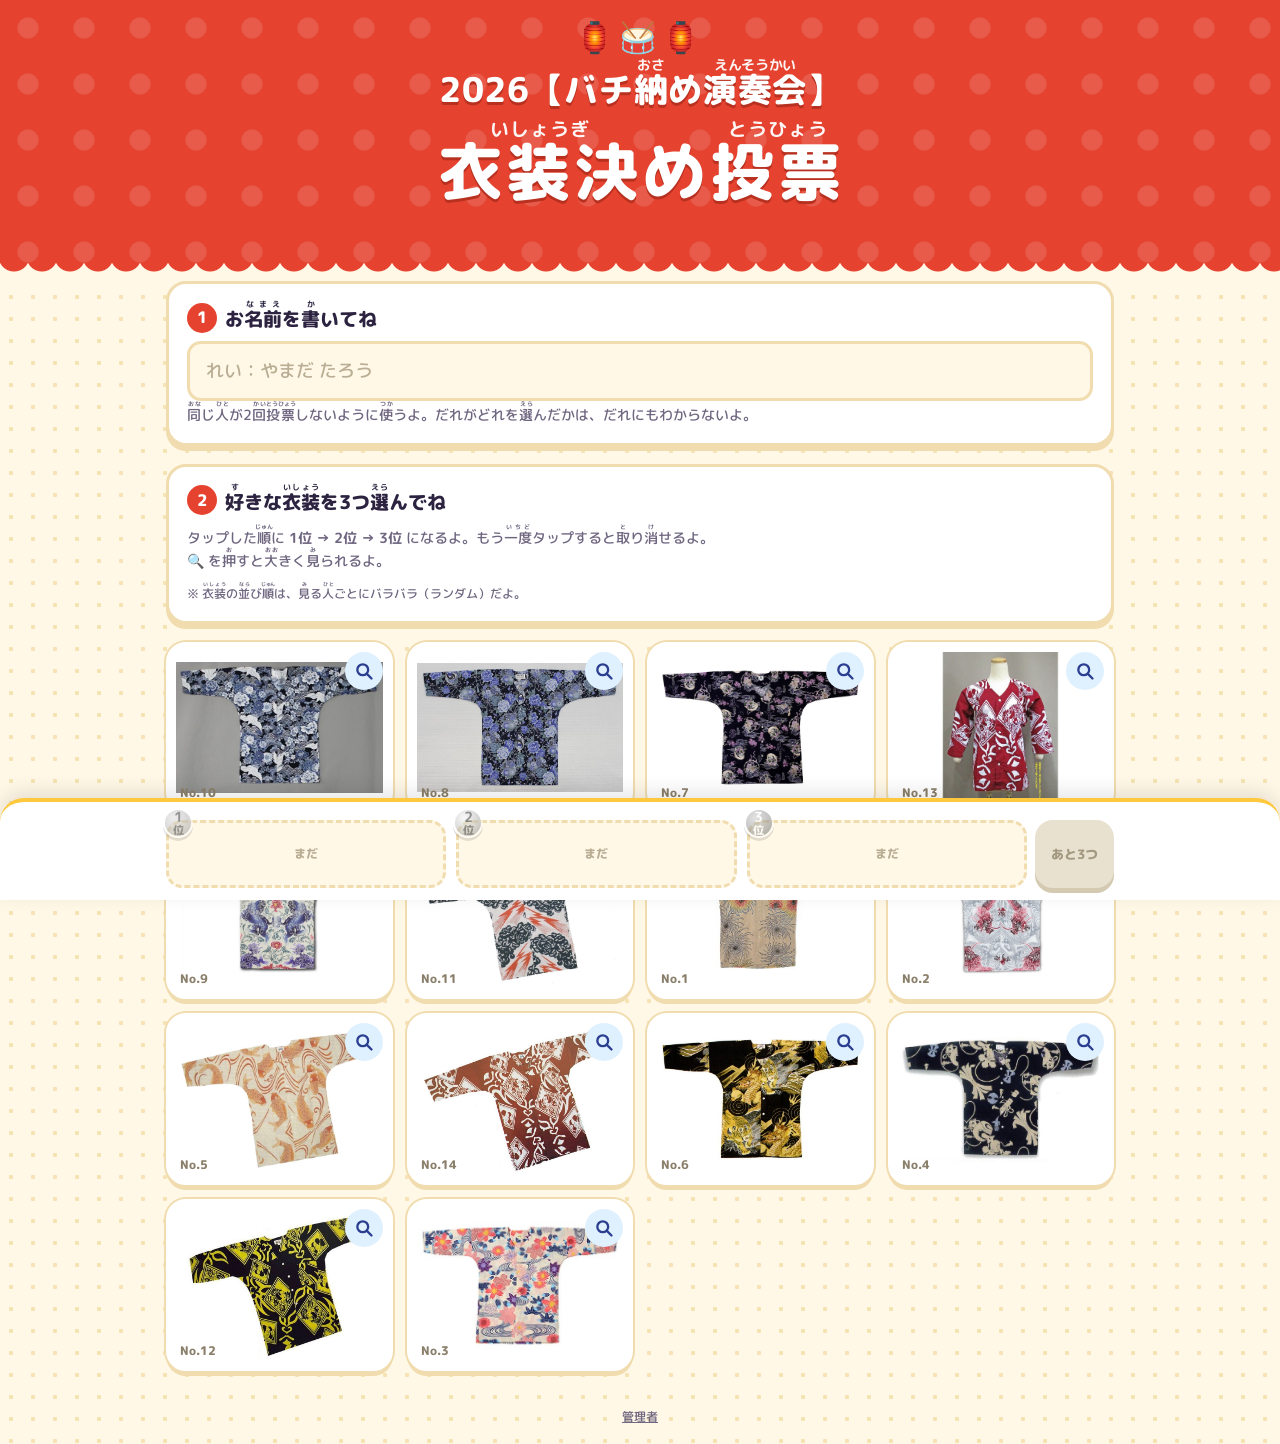
<file: docs/index.html>
<!doctype html>
<html lang="ja">
<head>
  <meta charset="utf-8">
  <meta name="robots" content="noindex, nofollow">
  <meta name="viewport" content="width=device-width, initial-scale=1, viewport-fit=cover">
  <title>2026【バチ納め演奏会】衣装決め投票</title>
  <link rel="preconnect" href="https://fonts.googleapis.com">
  <link rel="preconnect" href="https://fonts.gstatic.com" crossorigin>
  <link href="https://fonts.googleapis.com/css2?family=M+PLUS+Rounded+1c:wght@500;700;800&display=swap" rel="stylesheet">
  <link rel="stylesheet" href="style.css">
</head>
<body>
  <div id="demoNote" class="demo-note" hidden>
    デモモード：投票はこの端末にだけ保存されます（本番の集計には入りません）
    <button type="button" id="demoReset">リセット</button>
  </div>
  <header class="site">
    <div class="wrap">
      <div class="drums" aria-hidden="true">🏮🥁🏮</div>
      <h1 class="title" id="pageTitle">
        <span class="t1">2026【バチ<ruby>納<rt>おさ</rt></ruby>め<ruby>演奏会<rt>えんそうかい</rt></ruby>】</span>
        <span class="t2"><ruby>衣装決<rt>いしょうぎ</rt></ruby>め<ruby>投票<rt>とうひょう</rt></ruby></span>
      </h1>
      <p class="deadline" id="deadline"></p>
    </div>
  </header>

  <main class="wrap">
    <section id="loading"><p class="center">よみこみ中…</p></section>

    <!-- 投票 -->
    <section id="voteView" hidden>
      <div class="panel">
        <h2><span class="step">1</span><span>お<ruby>名前<rt>なまえ</rt></ruby>を<ruby>書<rt>か</rt></ruby>いてね</span></h2>
        <input id="name" type="text" maxlength="30" autocomplete="name" placeholder="れい：やまだ たろう" aria-label="お名前">
        <p class="hint"><ruby>同<rt>おな</rt></ruby>じ<ruby>人<rt>ひと</rt></ruby>が2<ruby>回<rt>かい</rt></ruby><ruby>投票<rt>とうひょう</rt></ruby>しないように<ruby>使<rt>つか</rt></ruby>うよ。だれがどれを<ruby>選<rt>えら</rt></ruby>んだかは、だれにもわからないよ。</p>
      </div>
      <div class="panel">
        <h2><span class="step">2</span><span><ruby>好<rt>す</rt></ruby>きな<ruby>衣装<rt>いしょう</rt></ruby>を3つ<ruby>選<rt>えら</rt></ruby>んでね</span></h2>
        <p>タップした<ruby>順<rt>じゅん</rt></ruby>に <b>1位 → 2位 → 3位</b> になるよ。もう<ruby>一度<rt>いちど</rt></ruby>タップすると<ruby>取<rt>と</rt></ruby>り<ruby>消<rt>け</rt></ruby>せるよ。<br>🔍 を<ruby>押<rt>お</rt></ruby>すと<ruby>大<rt>おお</rt></ruby>きく<ruby>見<rt>み</rt></ruby>られるよ。</p>
        <p class="small-note">※ <ruby>衣装<rt>いしょう</rt></ruby>の<ruby>並<rt>なら</rt></ruby>び<ruby>順<rt>じゅん</rt></ruby>は、<ruby>見<rt>み</rt></ruby>る<ruby>人<rt>ひと</rt></ruby>ごとにバラバラ（ランダム）だよ。</p>
      </div>
      <div class="grid" id="grid"></div>
    </section>

    <!-- 結果 -->
    <section id="resultView" hidden>
      <div class="panel admin" id="adminPanel" hidden>
        <div class="admin-head">
          <h2>🔧 管理者モード</h2>
          <button type="button" class="btn small" id="adminLogout">終了</button>
        </div>
        <div class="admin-row">
          <div class="admin-label">モード</div>
          <div class="admin-ctrl">
            <span class="mode-badge" id="modeBadge"></span>
            <button type="button" class="btn small" id="modeToggle"></button>
          </div>
          <p class="admin-help" id="modeHelp"></p>
        </div>
        <div class="admin-row">
          <div class="admin-label"><label for="deadlineInput">締切</label></div>
          <div class="admin-ctrl">
            <input type="datetime-local" id="deadlineInput" step="60">
            <button type="button" class="btn small" id="deadlineSave">保存</button>
          </div>
          <p class="admin-help">日本時間で入力してください。保存するとすぐに全員の画面に反映されます。</p>
        </div>
        <div class="admin-row">
          <div class="admin-label">印刷</div>
          <div class="admin-ctrl"><a class="btn small" href="print.html">🖨 上位5つをA4で印刷</a></div>
        </div>
        <p class="error" id="adminError" hidden></p>
      </div>

      <div class="panel thanks" id="thanks" hidden>
        <div class="big" aria-hidden="true">🎉</div>
        <h2><span><ruby>投票<rt>とうひょう</rt></ruby>ありがとう！</span></h2>
        <p id="thanksMsg"></p>
      </div>
      <div class="result-head">
        <h2 id="resultTitle"></h2>
        <span class="status" id="resultStatus"></span>
      </div>
      <div class="rank-list" id="rankList"></div>
    </section>

    <!-- 締切後で未投票、または結果がまだ見られない -->
    <section id="messageView" hidden>
      <div class="panel"><h2 id="msgTitle"></h2><p id="msgBody"></p></div>
    </section>

    <footer class="foot">
      <button type="button" class="link" id="adminOpen">管理者</button>
    </footer>
  </main>

  <div class="tray" id="tray" hidden>
    <div class="wrap">
      <div class="slots" id="slots"></div>
      <button class="submit" id="submit" disabled></button>
    </div>
  </div>

  <dialog id="confirmDlg">
    <div class="dlg-body">
      <h3>これで<ruby>投票<rt>とうひょう</rt></ruby>する？</h3>
      <p class="sub"><b id="confirmName" style="color:var(--ink)"></b> さん<br><ruby>送<rt>おく</rt></ruby>った<ruby>後<rt>あと</rt></ruby>は<ruby>変<rt>か</rt></ruby>えられないよ</p>
      <div class="confirm-list" id="confirmList"></div>
      <p class="error" id="confirmError" hidden></p>
      <div class="dlg-actions">
        <button class="btn" id="cancelBtn">もどる</button>
        <button class="btn primary" id="sendBtn"></button>
      </div>
    </div>
  </dialog>

  <dialog id="adminDlg">
    <form class="dlg-body" id="adminForm">
      <h3>管理者ログイン</h3>
      <input type="password" id="adminPw" inputmode="numeric" autocomplete="off" placeholder="パスワード" aria-label="パスワード">
      <p class="error" id="adminLoginError" hidden></p>
      <div class="dlg-actions">
        <button type="button" class="btn" id="adminCancel">やめる</button>
        <button type="submit" class="btn primary" id="adminLogin">ログイン</button>
      </div>
    </form>
  </dialog>

  <dialog id="lightbox" class="lightbox">
    <button class="close" aria-label="とじる" id="lbClose">×</button>
    <img id="lbImg" alt="">
  </dialog>

  <script src="config.js"></script>
  <script src="api.js"></script>
  <script src="app.js"></script>
</body>
</html>
</file>
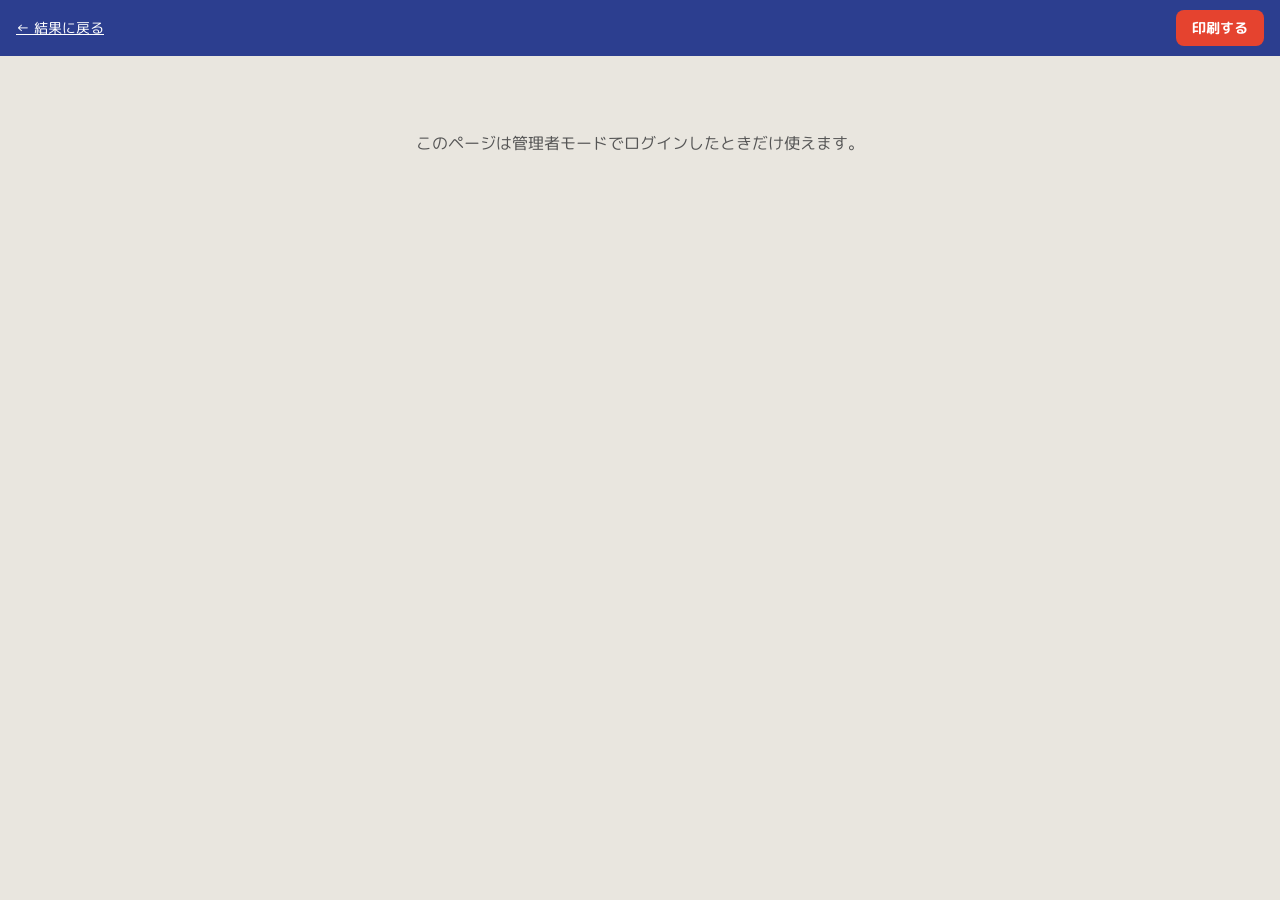
<file: docs/print.html>
<!doctype html>
<html lang="ja">
<head>
  <meta charset="utf-8">
  <meta name="robots" content="noindex, nofollow">
  <meta name="viewport" content="width=device-width, initial-scale=1">
  <title>上位5位 印刷用</title>
  <link rel="preconnect" href="https://fonts.googleapis.com">
  <link rel="preconnect" href="https://fonts.gstatic.com" crossorigin>
  <link href="https://fonts.googleapis.com/css2?family=M+PLUS+Rounded+1c:wght@700;800&display=swap" rel="stylesheet">
  <style>
    @page { size: A4 portrait; margin: 12mm; }
    * { box-sizing: border-box; }
    body {
      margin: 0; background: #e9e6df; color: #1d2230;
      font-family: "M PLUS Rounded 1c", "Hiragino Maru Gothic ProN", sans-serif;
    }
    .bar {
      position: sticky; top: 0; z-index: 2;
      display: flex; flex-wrap: wrap; gap: 8px; align-items: center; justify-content: space-between;
      padding: 10px 16px; background: #2c3e8f; color: #fff; font-size: 14px;
    }
    .bar a { color: #fff; }
    .bar button {
      font: inherit; font-weight: 700; border: 0; border-radius: 8px; padding: 8px 16px;
      background: #e5432f; color: #fff; cursor: pointer;
    }
    /* A4 1枚（余白12mmを除いた 186 x 273mm） */
    .sheet {
      width: 186mm; height: 273mm; margin: 16px auto; background: #fff;
      display: flex; flex-direction: column; gap: 5mm;
      box-shadow: 0 2px 12px rgba(0, 0, 0, .15);
      padding: 0;
    }
    @media screen { .sheet { outline: 12mm solid #fff; margin: calc(16px + 12mm) auto; } }
    h1 {
      margin: 0; text-align: center;
      font-weight: 800; font-size: 20pt; letter-spacing: .08em;
    }
    h1.title { display: flex; flex-direction: column; align-items: center; }
    .title .t1, .title .t2 { white-space: nowrap; font-feature-settings: "palt"; }
    .title .t1 { font-size: 12pt; line-height: 1.4; letter-spacing: .02em; padding-left: .02em; }
    .title .t2 { font-size: 26pt; line-height: 1.25; letter-spacing: .06em; padding-left: .06em; }
    .top { flex: 0 0 auto; height: 112mm; }
    .rest { flex: 1; display: grid; grid-template-columns: 1fr 1fr; gap: 5mm; min-height: 0; }
    .item { position: relative; display: flex; flex-direction: column; min-height: 0; border: .3mm solid #d8d2c4; border-radius: 3mm; padding: 3mm; }
    .item .rank {
      font-weight: 800; font-size: 16pt; line-height: 1;
      margin-bottom: 2mm;
    }
    .top .rank { font-size: 24pt; }
    .item .ph { flex: 1; min-height: 0; display: flex; align-items: center; justify-content: center; }
    .item img { max-width: 100%; max-height: 100%; object-fit: contain; }
    .r1 .rank { color: #a87b1c; }
    .r2 .rank { color: #6d7581; }
    .r3 .rank { color: #8c4f2a; }
    .msg { text-align: center; padding: 60px 16px; color: #555; }
    @media print {
      body { background: #fff; }
      .bar { display: none; }
      .sheet { margin: 0; box-shadow: none; outline: 0; zoom: 1 !important; }
      * { -webkit-print-color-adjust: exact; print-color-adjust: exact; }
    }
  </style>
</head>
<body>
  <div class="bar">
    <a href="./">← 結果に戻る</a>
    <span id="note"></span>
    <button id="printBtn" disabled>印刷する</button>
  </div>
  <div id="root"><p class="msg">読み込み中…</p></div>

  <script src="config.js"></script>
  <script src="api.js"></script>
  <script>
    (async function () {
      const cfg = window.VOTE_CONFIG;
      const root = document.getElementById('root');
      let res = { ok: false };
      try {
        if (AdminSession.get() && (await VoteApi.init()).ok) res = await VoteApi.adminResults();
      } catch (e) { /* 下でメッセージを出す */ }
      if (!res.ok) {
        root.innerHTML = '<p class="msg">このページは管理者モードでログインしたときだけ使えます。</p>';
        return;
      }
      document.getElementById('note').textContent =
        (VoteApi.isDemo() ? '【デモモードの結果】' : '') + (res.closed ? '最終結果' : '※途中経過です（締切前）');

      // 5位と同点のものはすべて含める
      const top = res.items.filter(it => it.rank <= 5 && it.points > 0);
      const card = (it, cls) => `
        <div class="item r${it.rank} ${cls || ''}">
          <div class="rank">${it.rank}位</div>
          <div class="ph"><img src="${imgSrc(it.id)}" alt="${it.rank}位"></div>
        </div>`;
      const [first, ...rest] = top;
      root.innerHTML = `
        <div class="sheet">
          <h1 class="title" id="pageTitle">
            <span class="t1">2026【バチ納め演奏会】</span>
            <span class="t2">衣装決め投票</span>
          </h1>
          ${first ? card(first, 'top') : ''}
          <div class="rest" style="grid-template-rows:repeat(${Math.max(1, Math.ceil(rest.length / 2))}, minmax(0, 1fr))">
            ${rest.map(it => card(it)).join('')}
          </div>
        </div>`;

      fitTitle(document.getElementById('pageTitle'));

      // スマホ画面では用紙全体が見えるよう縮小表示（印刷サイズは変わらない）
      const sheet = root.querySelector('.sheet');
      const fit = () => { sheet.style.zoom = Math.min(1, (window.innerWidth - 24) / (sheet.offsetWidth + 2 * 45)); };
      fit();
      window.addEventListener('resize', fit);

      const imgs = [...root.querySelectorAll('img')];
      await Promise.all(imgs.map(img => img.complete ? null : new Promise(r => { img.onload = img.onerror = r; })));
      const btn = document.getElementById('printBtn');
      btn.disabled = false;
      btn.addEventListener('click', () => window.print());
    })();
  </script>
</body>
</html>
</file>
<file: docs/style.css>
:root {
  --sky-ink: #2c3e8f;
  --bg: #fff8e7;
  --dot: #f6e3b4;
  --surface: #ffffff;
  --ink: #2b2340;
  --muted: #6f6680;
  --line: #f0dcae;
  --red: #e5432f;
  --red-dark: #b8301f;
  --yellow: #ffc83d;
  --indigo: #2c3e8f;
  --sky: #dff1ff;
  --gold: #f4b400;
  --silver: #a9b3c1;
  --bronze: #d0814a;
  --danger: #c62828;
  --radius: 20px;
  --font: "M PLUS Rounded 1c", "Hiragino Maru Gothic ProN", "Hiragino Sans", sans-serif;
}
@media (prefers-color-scheme: dark) {
  :root:not([data-theme="light"]) {
    --bg: #1e1a2b;
    --dot: #2a2540;
    --surface: #2a2540;
    --ink: #f6f1ff;
    --muted: #bdb4d1;
    --line: #463e63;
    --sky: #3a4680;
    --sky-ink: #eef1ff;
  }
}

* { box-sizing: border-box; }
html { -webkit-text-size-adjust: 100%; }
body {
  margin: 0;
  background-color: var(--bg);
  background-image: radial-gradient(var(--dot) 2px, transparent 2.5px);
  background-size: 22px 22px;
  color: var(--ink);
  font-family: var(--font);
  font-weight: 500;
  line-height: 1.7;
}
button { font: inherit; color: inherit; }
img { display: block; }
rt { font-size: .4em; font-weight: 700; letter-spacing: -.02em; }

.wrap { max-width: 980px; margin: 0 auto; padding: 0 16px; }

/* ---------- ヘッダー ---------- */
header.site {
  position: relative;
  background: var(--red);
  color: #fff;
  padding: 22px 0 40px;
  text-align: center;
  overflow: hidden;
}
header.site::before {
  /* ちょうちん風の水玉 */
  content: "";
  position: absolute; inset: 0;
  background-image: radial-gradient(rgba(255, 255, 255, .13) 10px, transparent 11px);
  background-size: 56px 56px;
  background-position: 0 0;
}
header.site::after {
  /* なみなみの下端 */
  content: "";
  position: absolute; left: 0; right: 0; bottom: -1px; height: 22px;
  background: radial-gradient(circle at 14px -4px, transparent 15px, var(--bg) 16px) repeat-x;
  background-size: 28px 22px;
}
header.site .wrap { position: relative; }
.drums { font-size: 30px; line-height: 1; margin-bottom: 6px; letter-spacing: 6px; }
header.site h1 {
  margin: 0;
  font-weight: 800;
  text-shadow: 0 3px 0 var(--red-dark);
}
/* 2段タイトル。1段目の文字サイズは JS(fitTitle) で2段目と同じ幅になるよう調整する */
.title { display: flex; flex-direction: column; align-items: center; width: fit-content; margin: 0 auto !important; }
.title rt { ruby-align: center; }
.title .t1, .title .t2 {
  white-space: nowrap;
  font-feature-settings: "palt";
}
.title .t1 { font-size: 20px; line-height: 1.7; letter-spacing: .02em; padding-left: .02em; }
.title .t2 { font-size: clamp(40px, 12.5vw, 64px); line-height: 1.35; letter-spacing: .06em; padding-left: .06em; }
.title .t2 rt { font-size: .3em; letter-spacing: .05em; }
header.site h1 rt { text-shadow: none; opacity: .95; }
.deadline {
  display: inline-block;
  margin: 10px 0 0;
  background: var(--yellow); color: var(--ink);
  font-weight: 800; font-size: 15px;
  padding: 4px 16px; border-radius: 999px;
  box-shadow: 0 3px 0 rgba(0, 0, 0, .15);
}
.demo-note {
  background: var(--indigo); color: #fff;
  font-size: 13px; font-weight: 700;
  padding: 7px 16px; text-align: center;
}
.demo-note button {
  margin-left: 8px; border: 2px solid #fff; background: transparent; color: #fff;
  border-radius: 999px; padding: 0 10px; font-size: 12px; font-weight: 800; cursor: pointer;
}

main { padding: 16px 0 170px; }
section[hidden] { display: none !important; }

/* ---------- 吹き出し風パネル ---------- */
.panel {
  background: var(--surface);
  border: 3px solid var(--line);
  border-radius: var(--radius);
  padding: 16px 18px;
  margin-bottom: 18px;
  box-shadow: 0 5px 0 var(--line);
}
.step {
  display: inline-flex; align-items: center; justify-content: center;
  width: 30px; height: 30px; border-radius: 50%;
  background: var(--red); color: #fff; font-weight: 800; font-size: 16px;
  margin-right: 8px; flex: 0 0 auto;
}
.panel h2 {
  margin: 0 0 6px; font-size: 19px; font-weight: 800;
  display: flex; align-items: center; line-height: 1.6;
}
.panel p { margin: 0; color: var(--muted); font-size: 14px; }

input[type="text"] {
  width: 100%;
  font: inherit; font-size: 18px; font-weight: 700;
  padding: 12px 16px;
  border: 3px solid var(--line);
  border-radius: 14px;
  background: var(--bg);
  color: var(--ink);
}
input[type="text"]::placeholder { color: #b9ad94; font-weight: 500; }
input[type="text"]:focus { outline: none; border-color: var(--yellow); box-shadow: 0 0 0 4px rgba(255, 200, 61, .35); }
.hint { font-size: 13px; color: var(--muted); margin-top: 8px; }
.panel p.small-note { font-size: 12px; margin-top: 8px; }

/* ---------- 衣装カード ---------- */
.grid {
  display: grid;
  grid-template-columns: repeat(2, minmax(0, 1fr));
  gap: 14px;
}
@media (min-width: 640px) { .grid { grid-template-columns: repeat(3, minmax(0, 1fr)); } }
@media (min-width: 900px) { .grid { grid-template-columns: repeat(4, minmax(0, 1fr)); } }

.card {
  position: relative;
  background: #fff;
  border: 4px solid #fff;
  border-radius: var(--radius);
  box-shadow: 0 5px 0 var(--line), 0 0 0 2px var(--line);
  overflow: visible;
  cursor: pointer;
  transition: transform .12s, box-shadow .12s;
  -webkit-tap-highlight-color: transparent;
}
.card:active { transform: translateY(3px); box-shadow: 0 2px 0 var(--line), 0 0 0 2px var(--line); }
.card:focus-visible { outline: 4px solid var(--indigo); outline-offset: 2px; }
.ph { position: relative; aspect-ratio: 4 / 3; overflow: hidden; }
.ph img { position: absolute; inset: 6px; width: calc(100% - 12px); height: calc(100% - 12px); object-fit: contain; max-width: none; max-height: none; }
.card .no {
  position: absolute; left: 10px; bottom: 6px;
  font-size: 12px; font-weight: 800; color: #8a7f6a;
}
.card.selected { border-color: var(--red); box-shadow: 0 5px 0 var(--red-dark), 0 0 0 2px var(--red); }
.card.selected.p1 { border-color: var(--gold); box-shadow: 0 5px 0 #c58f00, 0 0 0 2px var(--gold); }
.card.selected.p2 { border-color: var(--silver); box-shadow: 0 5px 0 #7c8696, 0 0 0 2px var(--silver); }
.card.selected.p3 { border-color: var(--bronze); box-shadow: 0 5px 0 #9c5a2c, 0 0 0 2px var(--bronze); }
.card.pop { animation: pop .32s ease-out; }
@keyframes pop { 0% { transform: scale(1); } 40% { transform: scale(1.07) rotate(-1.5deg); } 100% { transform: scale(1); } }

/* メダル */
.medal {
  position: absolute; top: -12px; left: -10px;
  width: 52px; height: 52px; border-radius: 50%;
  display: flex; flex-direction: column; align-items: center; justify-content: center;
  color: #fff; font-weight: 800; line-height: 1;
  border: 3px solid #fff;
  box-shadow: 0 3px 0 rgba(0, 0, 0, .2);
  z-index: 2;
}
.medal b { font-size: 22px; }
.medal small { font-size: 11px; margin-top: 1px; }
.medal.m1 { background: radial-gradient(circle at 35% 30%, #ffe27a, var(--gold) 60%, #c58f00); color: #5a3d00; }
.medal.m2 { background: radial-gradient(circle at 35% 30%, #f1f4f8, var(--silver) 60%, #7c8696); color: #2f3642; }
.medal.m3 { background: radial-gradient(circle at 35% 30%, #f6c49d, var(--bronze) 60%, #9c5a2c); color: #fff; }
.card .medal { animation: drop .35s cubic-bezier(.3, 1.6, .5, 1); }
@keyframes drop { 0% { transform: translateY(-14px) scale(.4); opacity: 0; } 100% { transform: none; opacity: 1; } }

.zoom {
  position: absolute; top: 6px; right: 6px;
  width: 38px; height: 38px; border-radius: 50%;
  border: 0; background: #dff1ff; color: #2c3e8f;
  display: flex; align-items: center; justify-content: center;
  cursor: pointer; z-index: 1;
}
.zoom svg { width: 20px; height: 20px; }

/* ---------- 下の えらんだ衣装 バー ---------- */
.tray {
  position: fixed; left: 0; right: 0; bottom: 0;
  background: var(--surface);
  border-top: 4px solid var(--yellow);
  border-radius: 24px 24px 0 0;
  box-shadow: 0 -6px 20px rgba(0, 0, 0, .1);
  padding: 18px 0 calc(12px + env(safe-area-inset-bottom));
  z-index: 10;
}
.tray .wrap { display: flex; gap: 8px; align-items: center; }
.slots { display: flex; gap: 10px; flex: 1; min-width: 0; }
.slot {
  flex: 1; min-width: 0;
  height: 68px;
  border: 3px dashed var(--line);
  border-radius: 16px;
  background: var(--bg);
  position: relative;
  display: flex; align-items: center; justify-content: center;
  padding: 0; cursor: pointer;
  color: #b9ad94; font-size: 12px; font-weight: 800;
}
.slot.filled { border-style: solid; background: #fff; }
.slot.filled.s1 { border-color: var(--gold); }
.slot.filled.s2 { border-color: var(--silver); }
.slot.filled.s3 { border-color: var(--bronze); }
.slot img { max-width: 100%; max-height: 100%; object-fit: contain; padding: 6px; }
.slot .medal { width: 30px; height: 30px; top: -15px; left: -6px; border-width: 2px; }
.slot .medal b { font-size: 14px; }
.slot:not(.filled) .medal { filter: grayscale(1); opacity: .55; }
.submit {
  flex: 0 0 auto;
  height: 68px; padding: 0 16px;
  border: 0; border-radius: 18px;
  background: var(--red); color: #fff;
  font-weight: 800; font-size: 17px; cursor: pointer;
  box-shadow: 0 5px 0 var(--red-dark);
  transition: transform .1s, box-shadow .1s;
}
.submit:active:not(:disabled) { transform: translateY(3px); box-shadow: 0 2px 0 var(--red-dark); }
.submit:disabled { background: #e9e1cf; color: #a39880; box-shadow: 0 5px 0 #d4c9b1; cursor: not-allowed; font-size: 13px; }
.submit.ready { animation: wiggle 1.4s ease-in-out infinite; }
@keyframes wiggle { 0%, 70%, 100% { transform: rotate(0); } 78% { transform: rotate(-4deg); } 86% { transform: rotate(4deg); } 94% { transform: rotate(-2deg); } }

/* ---------- ダイアログ ---------- */
dialog {
  border: 0; border-radius: 24px; padding: 0;
  max-width: min(520px, calc(100vw - 28px));
  width: 100%;
  background: var(--surface); color: var(--ink);
  font-family: var(--font);
}
dialog::backdrop { background: rgba(30, 20, 50, .55); }
.dlg-body { padding: 22px 20px 20px; text-align: center; }
.dlg-body h3 { margin: 0 0 6px; font-size: 21px; font-weight: 800; }
.dlg-body .sub { margin: 0; color: var(--muted); font-size: 14px; }
.confirm-list { display: grid; grid-template-columns: repeat(3, 1fr); gap: 10px; margin: 22px 0 8px; }
.confirm-list figure { margin: 0; position: relative; }
.confirm-list .ph { background: #fff; border: 3px solid var(--line); border-radius: 14px; }
.confirm-list figure:nth-child(1) .ph { border-color: var(--gold); }
.confirm-list figure:nth-child(2) .ph { border-color: var(--silver); }
.confirm-list figure:nth-child(3) .ph { border-color: var(--bronze); }
.confirm-list .medal { width: 34px; height: 34px; top: -14px; left: -8px; border-width: 2px; }
.confirm-list .medal b { font-size: 15px; }
.dlg-actions { display: flex; gap: 10px; justify-content: center; margin-top: 18px; }
.btn {
  border: 3px solid var(--line); background: var(--surface);
  padding: 10px 22px; border-radius: 999px; cursor: pointer; font-weight: 800; font-size: 16px;
  box-shadow: 0 4px 0 var(--line);
  text-decoration: none; color: inherit; display: inline-flex; align-items: center; gap: 6px;
}
.btn:active { transform: translateY(2px); box-shadow: 0 2px 0 var(--line); }
.btn.primary { background: var(--red); border-color: var(--red); color: #fff; box-shadow: 0 4px 0 var(--red-dark); }
.btn:disabled { opacity: .6; cursor: wait; }
.error { color: var(--danger); font-size: 14px; font-weight: 700; margin-top: 10px; }

dialog.lightbox { max-width: min(960px, calc(100vw - 24px)); background: #fff; }
dialog.lightbox img { width: 100%; height: auto; max-height: 80vh; object-fit: contain; }
dialog.lightbox .close {
  position: absolute; top: 10px; right: 10px; width: 44px; height: 44px;
  border-radius: 50%; border: 0; background: var(--red); color: #fff; font-size: 24px; font-weight: 800; cursor: pointer;
  box-shadow: 0 3px 0 var(--red-dark);
}

/* ---------- 結果 ---------- */
.thanks { text-align: center; border-color: var(--yellow); box-shadow: 0 5px 0 #e0a800; }
.thanks .big { font-size: 40px; line-height: 1.2; }
.thanks h2 { justify-content: center; font-size: 22px; }
.result-head { display: flex; flex-wrap: wrap; gap: 8px 16px; align-items: center; justify-content: space-between; margin: 6px 0 14px; }
.result-head h2 { margin: 0; font-size: 24px; font-weight: 800; }
.status {
  font-size: 14px; font-weight: 800; background: var(--sky); color: var(--sky-ink);
  padding: 3px 14px; border-radius: 999px;
}
.rank-list { display: grid; gap: 12px; }
.row {
  position: relative;
  display: grid;
  grid-template-columns: 56px 120px 1fr;
  gap: 12px; align-items: center;
  background: var(--surface); border: 3px solid var(--line); border-radius: var(--radius);
  padding: 12px 14px;
  box-shadow: 0 4px 0 var(--line);
}
.row.top1 { border-color: var(--gold); box-shadow: 0 4px 0 #c58f00; background: linear-gradient(90deg, rgba(244, 180, 0, .13), transparent 60%), var(--surface); }
.row.top2 { border-color: var(--silver); box-shadow: 0 4px 0 #7c8696; }
.row.top3 { border-color: var(--bronze); box-shadow: 0 4px 0 #9c5a2c; }
.row .medal { position: static; width: 52px; height: 52px; }
.row .rnum { text-align: center; font-weight: 800; font-size: 22px; color: var(--muted); }
.row .rnum small { font-size: 12px; }
.row .ph { background: #fff; border-radius: 12px; }
.row .pts { font-size: 26px; font-weight: 800; line-height: 1.2; }
.row .pts small { font-size: 13px; font-weight: 700; color: var(--muted); margin-left: 2px; }
.row .cnt { font-size: 13px; color: var(--muted); font-weight: 700; }
.row .cnt span { white-space: nowrap; margin-right: 6px; }
.row .bar { height: 10px; background: var(--bg); border-radius: 999px; margin-top: 6px; overflow: hidden; border: 2px solid var(--line); }
.row .bar span { display: block; height: 100%; background: linear-gradient(90deg, var(--yellow), var(--red)); border-radius: 999px; }
@media (max-width: 420px) { .row { grid-template-columns: 48px 92px 1fr; gap: 10px; padding: 10px; } .row .medal { width: 44px; height: 44px; } }
.print-row { margin: 0 0 14px; }

.center { text-align: center; color: var(--muted); padding: 40px 0; font-weight: 700; }

/* 紙ふぶき */
.confetti { position: fixed; inset: 0; pointer-events: none; z-index: 50; }

@media (prefers-reduced-motion: reduce) {
  .card.pop, .card .medal, .submit.ready { animation: none; }
}

/* ---------- 管理者 ---------- */
.foot { text-align: center; padding: 28px 0 8px; }
.link { background: none; border: 0; color: var(--muted); font-size: 12px; text-decoration: underline; cursor: pointer; padding: 8px; }
.btn.small { padding: 6px 14px; font-size: 14px; box-shadow: 0 3px 0 var(--line); }
.panel.admin { border-color: var(--indigo); box-shadow: 0 5px 0 var(--indigo); }
.admin-head { display: flex; align-items: center; justify-content: space-between; gap: 8px; margin-bottom: 6px; }
.admin-head h2 { margin: 0; }
.admin-row { padding: 12px 0; border-top: 2px dashed var(--line); }
.admin-label { font-weight: 800; font-size: 14px; margin-bottom: 6px; }
.admin-ctrl { display: flex; flex-wrap: wrap; gap: 8px; align-items: center; }
.panel p.admin-help { font-size: 12px; margin-top: 6px; }
.mode-badge { font-weight: 800; padding: 4px 14px; border-radius: 999px; color: #fff; }
.mode-badge.demo { background: var(--indigo); }
.mode-badge.live { background: #2e9b5f; }
input[type="datetime-local"], input[type="password"] {
  font: inherit; font-size: 16px; font-weight: 700;
  padding: 8px 12px; border: 3px solid var(--line); border-radius: 12px;
  background: var(--bg); color: var(--ink); min-width: 0;
}
input[type="password"] { width: 100%; margin-top: 12px; text-align: center; letter-spacing: .3em; }
.deadline:empty { visibility: hidden; }
</file>
